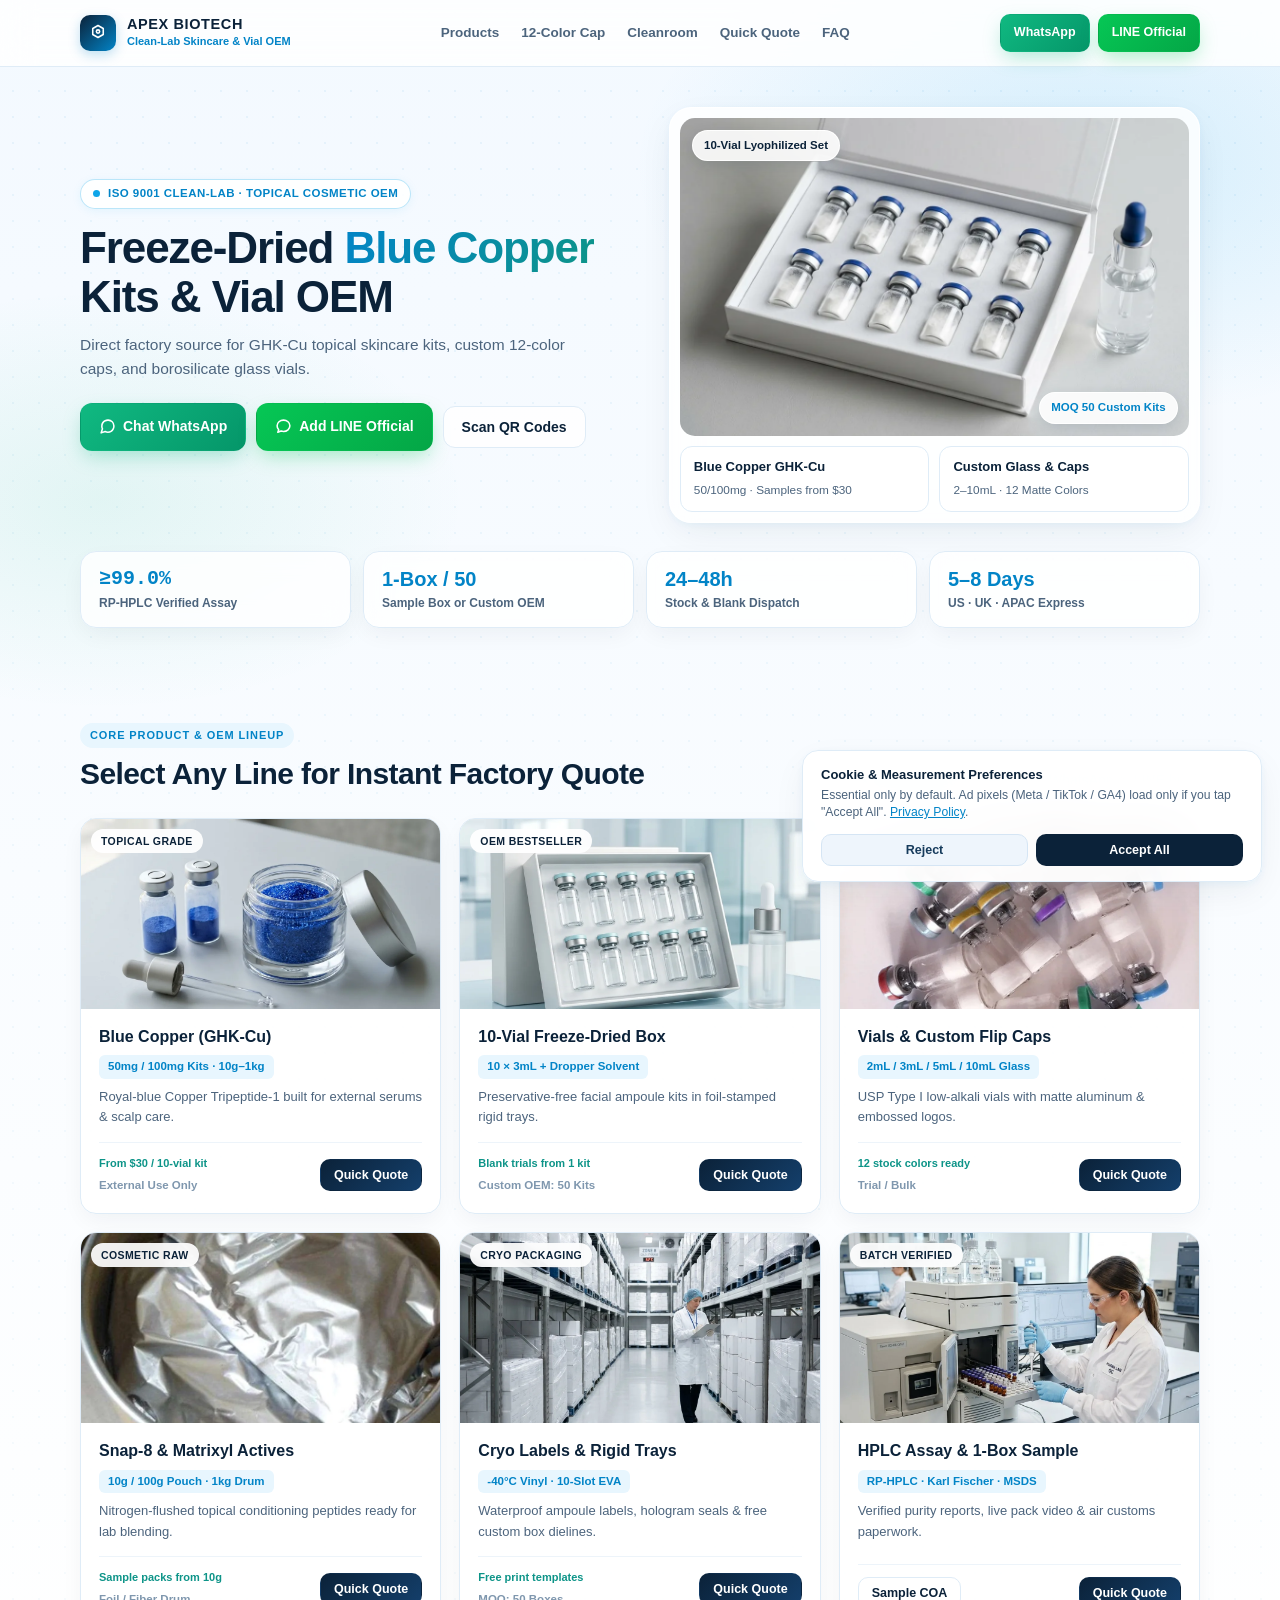
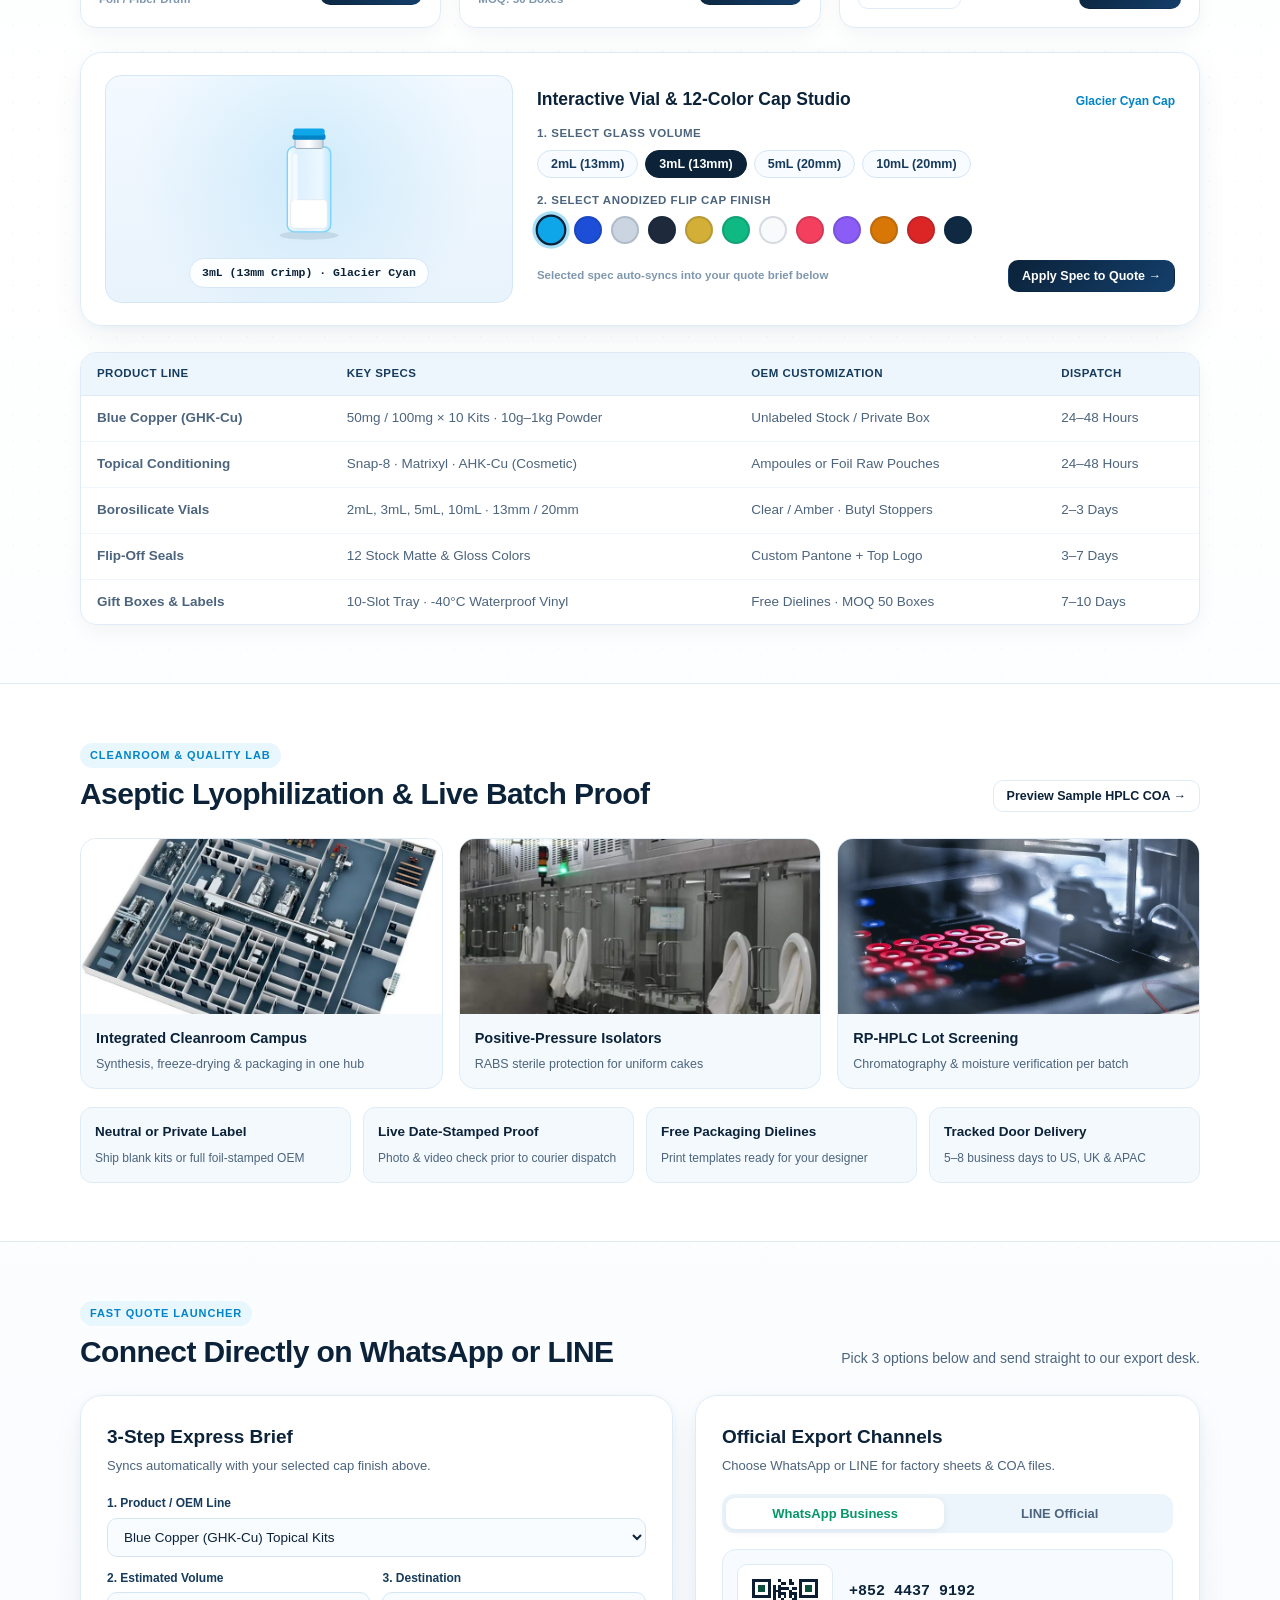
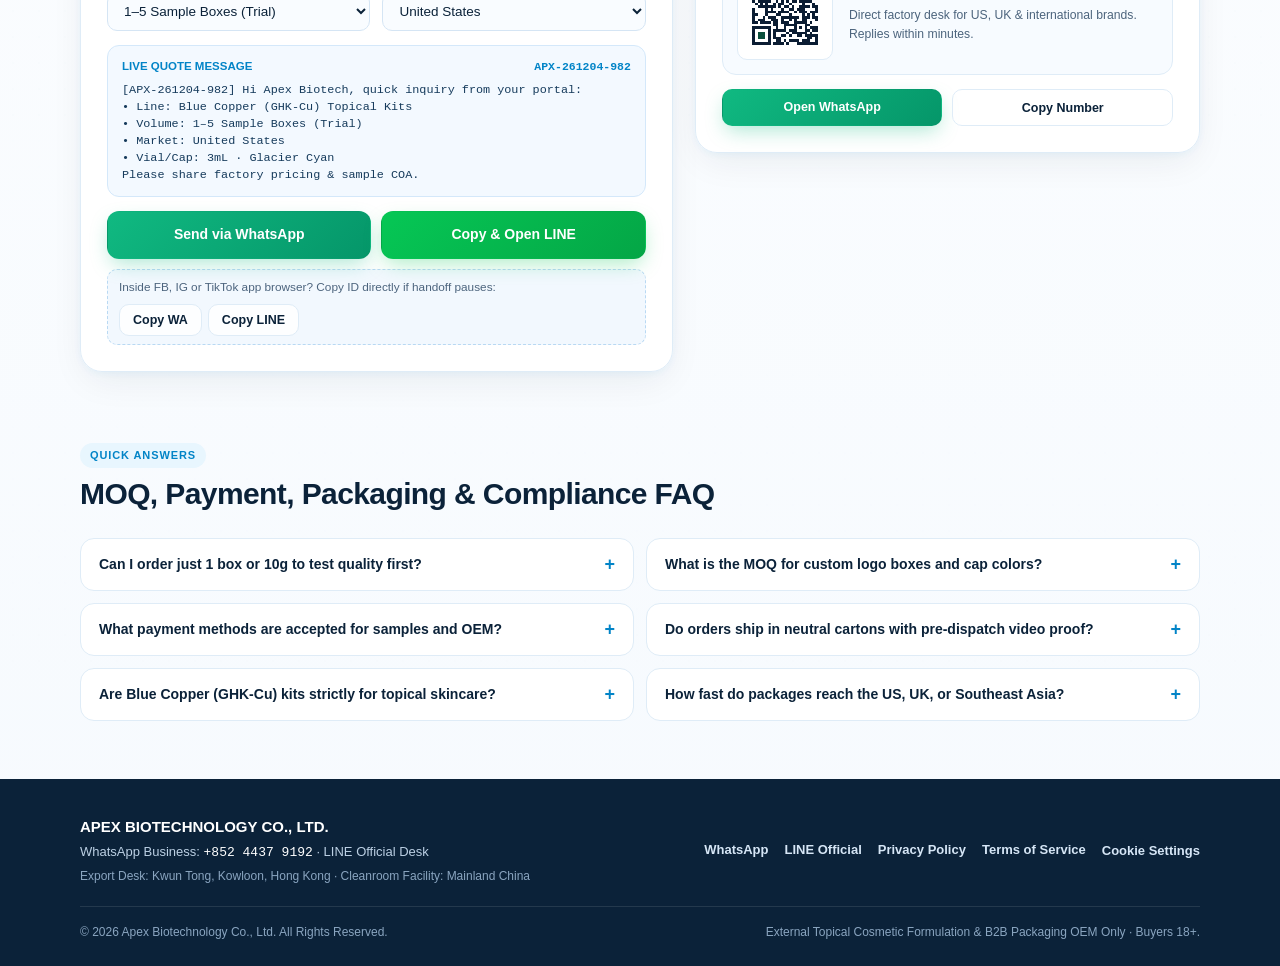
<file: index.html>
<!DOCTYPE html>
<html lang="en">
<head>
  <meta charset="UTF-8" />
  <meta name="viewport" content="width=device-width, initial-scale=1.0, viewport-fit=cover" />
  <title>Apex Biotechnology | Blue Copper Freeze-Dried Skincare &amp; Vial Packaging OEM</title>
  <meta name="description" content="Factory-direct topical Blue Copper (GHK-Cu) freeze-dried skincare kits, 10-ampoule gift sets, and 12-color anodized glass vials OEM. Direct quote via WhatsApp (+852 4437 9192) &amp; LINE Official." />
  <meta property="og:title" content="Apex Biotechnology | Clean-Tech Skincare &amp; Vial OEM" />
  <meta property="og:description" content="10-ampoule topical freeze-dried skincare kits, Blue Copper (GHK-Cu) cosmetic actives &amp; 12-color anodized vials. Instant quote via WhatsApp or LINE." />
  <meta property="og:type" content="website" />
  <meta property="og:image" content="assets/images/photos/cosmetic-kit-oem.webp" />
  <meta name="theme-color" content="#f4f9fe" />
  <link rel="preload" as="image" href="assets/images/photos/cosmetic-kit-oem.webp" fetchpriority="high" />
  <link rel="icon" type="image/svg+xml" href="data:image/svg+xml,%3Csvg xmlns='http://www.w3.org/2000/svg' viewBox='0 0 32 32'%3E%3Cdefs%3E%3ClinearGradient id='g' x1='0' y1='0' x2='1' y2='1'%3E%3Cstop offset='0' stop-color='%230b2239'/%3E%3Cstop offset='1' stop-color='%230284c7'/%3E%3C/linearGradient%3E%3C/defs%3E%3Crect width='32' height='32' rx='8' fill='url(%23g)'/%3E%3Cpath d='M16 7L8 25h3.8l1.6-3.8h5.2L20.2 25H24L16 7zm-1.4 10.6L16 14.2l1.4 3.4h-2.8z' fill='%23ffffff'/%3E%3C/svg%3E" />
  <link rel="stylesheet" href="assets/css/style.css" />
  <script type="application/ld+json">
  {
    "@context": "https://schema.org",
    "@type": "Organization",
    "name": "Apex Biotechnology Co., Ltd.",
    "description": "Cleanroom freeze-dried cosmetic kit OEM, Blue Copper (GHK-Cu) topical skincare actives, and borosilicate vial packaging factory.",
    "telephone": "+852-4437-9192",
    "address": {
      "@type": "PostalAddress",
      "addressLocality": "Kwun Tong, Kowloon",
      "addressRegion": "Hong Kong SAR"
    },
    "sameAs": [
      "https://wa.me/85244379192",
      "https://line.me/ti/p/F6s-63sxJf"
    ]
  }
  </script>
</head>
<body class="tech-canvas">

  <!-- Minimal Frosted Glass Navigation -->
  <header class="site-header" id="home">
    <div class="container navbar">
      <a href="#home" class="brand-logo">
        <div class="brand-mark" aria-hidden="true">
          <svg width="18" height="18" viewBox="0 0 24 24" fill="none" stroke="currentColor" stroke-width="2.1" stroke-linecap="round" stroke-linejoin="round"><polygon points="12 2 19 6 19 14 12 18 5 14 5 6 12 2"/><circle cx="12" cy="10" r="2.2"/></svg>
        </div>
        <div>
          <span class="brand-title">APEX BIOTECH</span>
          <span class="brand-subtitle">Clean-Lab Skincare &amp; Vial OEM</span>
        </div>
      </a>

      <ul class="nav-links">
        <li><a href="#catalog">Products</a></li>
        <li><a href="#customizer">12-Color Cap</a></li>
        <li><a href="#lab">Cleanroom</a></li>
        <li><a href="#contact">Quick Quote</a></li>
        <li><a href="#faq">FAQ</a></li>
      </ul>

      <div class="nav-actions">
        <a href="https://wa.me/85244379192" data-wa-link data-wa-source="header_wa" class="btn btn-wa btn-sm">WhatsApp</a>
        <a href="https://line.me/ti/p/F6s-63sxJf" data-line-link data-line-source="header_line" class="btn btn-line btn-sm">LINE Official</a>
      </div>

      <div class="mobile-nav-pills">
        <a href="https://wa.me/85244379192" data-wa-link data-wa-source="mobile_header_wa" class="pill-mini wa">WhatsApp</a>
        <a href="https://line.me/ti/p/F6s-63sxJf" data-line-link data-line-source="mobile_header_line" class="pill-mini line">LINE</a>
      </div>

      <button type="button" class="mobile-menu-toggle" id="mobile-menu-toggle" aria-expanded="false" aria-label="Toggle Menu">
        <svg width="19" height="19" viewBox="0 0 24 24" fill="none" stroke="currentColor" stroke-width="2.1" stroke-linecap="round"><line x1="4" y1="7" x2="20" y2="7"/><line x1="4" y1="12" x2="20" y2="12"/><line x1="4" y1="17" x2="20" y2="17"/></svg>
      </button>
    </div>

    <nav class="mobile-nav-drawer" id="mobile-nav-drawer" aria-label="Mobile Navigation">
      <ul>
        <li><a href="#catalog">Products &amp; OEM Kits</a></li>
        <li><a href="#customizer">12-Color Cap Previewer</a></li>
        <li><a href="#lab">Cleanroom &amp; HPLC QC</a></li>
        <li><a href="#contact">WhatsApp &amp; LINE Quote</a></li>
        <li><a href="#faq">Procurement FAQ</a></li>
      </ul>
      <div class="drawer-cta-grid">
        <a href="https://wa.me/85244379192" data-wa-link data-wa-source="mobile_drawer_wa" class="btn btn-wa btn-sm">WhatsApp</a>
        <a href="https://line.me/ti/p/F6s-63sxJf" data-line-link data-line-source="mobile_drawer_line" class="btn btn-line btn-sm">LINE Official</a>
      </div>
    </nav>
  </header>

  <main>
    <!-- Hero: Clean-Tech Visual & Mobile-First Dual Conversion -->
    <section class="hero-section">
      <div class="container">
        <div class="hero-grid">
          <div class="hero-copy">
            <div class="hero-top-group">
              <div class="live-badge">
                <span class="pulse-dot" aria-hidden="true"></span>
                <span>ISO 9001 CLEAN-LAB · TOPICAL COSMETIC OEM</span>
              </div>
              <h1 class="hero-title">Freeze-Dried <span class="text-gradient">Blue Copper</span> Kits &amp; Vial OEM</h1>
              <p class="hero-tagline">Direct factory source for GHK-Cu topical skincare kits, custom 12-color caps, and borosilicate glass vials.</p>
            </div>

            <div class="hero-cta-row">
              <a href="https://wa.me/85244379192" data-wa-link data-wa-source="hero_wa" class="btn btn-wa">
                <svg width="17" height="17" viewBox="0 0 24 24" fill="none" stroke="currentColor" stroke-width="2.2" stroke-linecap="round" stroke-linejoin="round" aria-hidden="true"><path d="M21 11.5a8.38 8.38 0 0 1-.9 3.8 8.5 8.5 0 0 1-7.6 4.7 8.38 8.38 0 0 1-3.8-.9L3 21l1.9-5.7a8.38 8.38 0 0 1-.9-3.8 8.5 8.5 0 0 1 4.7-7.6 8.38 8.38 0 0 1 3.8-.9h.5a8.48 8.48 0 0 1 8 8v.5z"/></svg>
                <span>Chat WhatsApp</span>
              </a>
              <a href="https://line.me/ti/p/F6s-63sxJf" data-line-link data-line-source="hero_line" class="btn btn-line">
                <svg width="17" height="17" viewBox="0 0 24 24" fill="none" stroke="currentColor" stroke-width="2.2" stroke-linecap="round" stroke-linejoin="round" aria-hidden="true"><path d="M21 11c0 4.4-4 8-9 8a10 10 0 0 1-3.4-.6L4 20l1.2-3.4A7.6 7.6 0 0 1 3 11c0-4.4 4-8 9-8s9 3.6 9 8z"/></svg>
                <span>Add LINE Official</span>
              </a>
              <button type="button" class="btn btn-glass" data-open-qr="">Scan QR Codes</button>
            </div>
          </div>

          <div class="hero-visual-card">
            <div class="hero-img-stage">
              <img src="assets/images/photos/cosmetic-kit-oem.webp" alt="10-ampoule freeze-dried skincare kit with sapphire-blue aluminum caps and dropper bottle" />
              <span class="hud-badge top-left">10-Vial Lyophilized Set</span>
              <span class="hud-badge bottom-right">MOQ 50 Custom Kits</span>
            </div>
            <div class="hero-mini-stats">
              <div class="mini-stat">
                <strong>Blue Copper GHK-Cu</strong>
                <span>50/100mg · Samples from $30</span>
              </div>
              <div class="mini-stat">
                <strong>Custom Glass &amp; Caps</strong>
                <span>2–10mL · 12 Matte Colors</span>
              </div>
            </div>
          </div>
        </div>

        <!-- Telemetry Strip -->
        <div class="telemetry-strip">
          <div class="telemetry-grid">
            <div class="telemetry-card">
              <div class="telemetry-val mono">≥99.0%</div>
              <div class="telemetry-lbl">RP-HPLC Verified Assay</div>
            </div>
            <div class="telemetry-card">
              <div class="telemetry-val">1-Box / 50</div>
              <div class="telemetry-lbl">Sample Box or Custom OEM</div>
            </div>
            <div class="telemetry-card">
              <div class="telemetry-val">24–48h</div>
              <div class="telemetry-lbl">Stock &amp; Blank Dispatch</div>
            </div>
            <div class="telemetry-card">
              <div class="telemetry-val">5–8 Days</div>
              <div class="telemetry-lbl">US · UK · APAC Express</div>
            </div>
          </div>
        </div>
      </div>
    </section>

    <!-- Core Product & OEM Grid -->
    <section class="section" id="catalog">
      <div class="container">
        <div class="section-head">
          <div>
            <span class="eyebrow">Core Product &amp; OEM Lineup</span>
            <h2 class="section-title">Select Any Line for Instant Factory Quote</h2>
          </div>
          <p class="section-sub">Click <strong>Quick Quote</strong> to pre-fill your WhatsApp or LINE brief.</p>
        </div>

        <div class="cards-3col">
          <article class="prod-card">
            <div class="prod-media">
              <img src="assets/images/photos/blue-copper-cosmetic.webp" alt="Blue Copper GHK-Cu topical crystal cosmetic grade" loading="lazy" />
              <span class="prod-pill">TOPICAL GRADE</span>
            </div>
            <div class="prod-body">
              <h3>Blue Copper (GHK-Cu)</h3>
              <span class="spec-pill">50mg / 100mg Kits · 10g–1kg</span>
              <p class="prod-copy">Royal-blue Copper Tripeptide-1 built for external serums &amp; scalp care.</p>
              <div class="prod-actions">
                <div>
                  <span class="price-anchor">From $30 / 10-vial kit</span>
                  <span class="moq-tag">External Use Only</span>
                </div>
                <button type="button" class="btn btn-tech btn-sm" data-prefill-line="Blue Copper (GHK-Cu) Topical Kits">Quick Quote</button>
              </div>
            </div>
          </article>

          <article class="prod-card">
            <div class="prod-media">
              <img src="assets/images/photos/card-kit-oem.webp" alt="Pearl-white frosted 10-slot cosmetic gift tray with silver and glacier-cyan capped ampoules" loading="lazy" />
              <span class="prod-pill">OEM BESTSELLER</span>
            </div>
            <div class="prod-body">
              <h3>10-Vial Freeze-Dried Box</h3>
              <span class="spec-pill">10 × 3mL + Dropper Solvent</span>
              <p class="prod-copy">Preservative-free facial ampoule kits in foil-stamped rigid trays.</p>
              <div class="prod-actions">
                <div>
                  <span class="price-anchor">Blank trials from 1 kit</span>
                  <span class="moq-tag">Custom OEM: 50 Kits</span>
                </div>
                <button type="button" class="btn btn-tech btn-sm" data-prefill-line="10-Vial Freeze-Dried Skincare Gift Box">Quick Quote</button>
              </div>
            </div>
          </article>

          <article class="prod-card">
            <div class="prod-media">
              <img src="assets/images/photos/prod-14-bac-oem.webp" alt="12-color anodized flip-off caps and clear borosilicate glass vials" loading="lazy" />
              <span class="prod-pill">12 CAP COLORS</span>
            </div>
            <div class="prod-body">
              <h3>Vials &amp; Custom Flip Caps</h3>
              <span class="spec-pill">2mL / 3mL / 5mL / 10mL Glass</span>
              <p class="prod-copy">USP Type I low-alkali vials with matte aluminum &amp; embossed logos.</p>
              <div class="prod-actions">
                <div>
                  <span class="price-anchor">12 stock colors ready</span>
                  <span class="moq-tag">Trial / Bulk</span>
                </div>
                <button type="button" class="btn btn-tech btn-sm" data-prefill-line="Custom Glass Vials &amp; 12-Color Caps">Quick Quote</button>
              </div>
            </div>
          </article>

          <article class="prod-card">
            <div class="prod-media">
              <img src="assets/images/photos/prod-raw-powder.webp" alt="Nitrogen-flushed foil pouch cosmetic raw ingredient" loading="lazy" />
              <span class="prod-pill">COSMETIC RAW</span>
            </div>
            <div class="prod-body">
              <h3>Snap-8 &amp; Matrixyl Actives</h3>
              <span class="spec-pill">10g / 100g Pouch · 1kg Drum</span>
              <p class="prod-copy">Nitrogen-flushed topical conditioning peptides ready for lab blending.</p>
              <div class="prod-actions">
                <div>
                  <span class="price-anchor">Sample packs from 10g</span>
                  <span class="moq-tag">Foil / Fiber Drum</span>
                </div>
                <button type="button" class="btn btn-tech btn-sm" data-prefill-line="Snap-8 / Matrixyl Topical Raw Powder">Quick Quote</button>
              </div>
            </div>
          </article>

          <article class="prod-card">
            <div class="prod-media">
              <img src="assets/images/photos/warehouse-storage.webp" alt="Controlled storage aisle with boxed OEM packaging" loading="lazy" />
              <span class="prod-pill">CRYO PACKAGING</span>
            </div>
            <div class="prod-body">
              <h3>Cryo Labels &amp; Rigid Trays</h3>
              <span class="spec-pill">-40°C Vinyl · 10-Slot EVA</span>
              <p class="prod-copy">Waterproof ampoule labels, hologram seals &amp; free custom box dielines.</p>
              <div class="prod-actions">
                <div>
                  <span class="price-anchor">Free print templates</span>
                  <span class="moq-tag">MOQ: 50 Boxes</span>
                </div>
                <button type="button" class="btn btn-tech btn-sm" data-prefill-line="Cryo Labels &amp; 10-Slot Gift Boxes">Quick Quote</button>
              </div>
            </div>
          </article>

          <article class="prod-card">
            <div class="prod-media">
              <img src="assets/images/photos/facility-hplc-lab.webp" alt="Analytical laboratory technician inspecting chromatography results" loading="lazy" />
              <span class="prod-pill">BATCH VERIFIED</span>
            </div>
            <div class="prod-body">
              <h3>HPLC Assay &amp; 1-Box Sample</h3>
              <span class="spec-pill">RP-HPLC · Karl Fischer · MSDS</span>
              <p class="prod-copy">Verified purity reports, live pack video &amp; air customs paperwork.</p>
              <div class="prod-actions">
                <button type="button" class="btn btn-glass btn-sm" data-open-coa>Sample COA</button>
                <button type="button" class="btn btn-tech btn-sm" data-prefill-line="1-Box Sample Evaluation + Batch COA">Quick Quote</button>
              </div>
            </div>
          </article>
        </div>

        <!-- Interactive 12-Color Cap & Vial Studio -->
        <div class="vial-studio-card" id="customizer">
          <div class="vial-stage">
            <div class="vial-svg-wrap">
              <svg id="vial-preview-svg" viewBox="0 0 140 190" width="132" height="165" aria-label="Interactive Vial and Flip Cap Preview">
                <defs>
                  <linearGradient id="glassGrad" x1="0" y1="0" x2="1" y2="0">
                    <stop offset="0%" stop-color="#ffffff" stop-opacity="0.92"/>
                    <stop offset="22%" stop-color="#e0f2fe" stop-opacity="0.72"/>
                    <stop offset="78%" stop-color="#f0f9ff" stop-opacity="0.88"/>
                    <stop offset="100%" stop-color="#bae6fd" stop-opacity="0.7"/>
                  </linearGradient>
                  <linearGradient id="alumGrad" x1="0" y1="0" x2="1" y2="0">
                    <stop offset="0%" stop-color="#e2e8f0"/>
                    <stop offset="50%" stop-color="#ffffff"/>
                    <stop offset="100%" stop-color="#cbd5e1"/>
                  </linearGradient>
                </defs>
                <!-- Soft Ground Shadow -->
                <ellipse cx="70" cy="180" rx="34" ry="5" fill="rgba(11,34,57,0.1)"/>
                <!-- Borosilicate Body -->
                <rect id="svg-vial-glass" x="45" y="78" width="50" height="98" rx="8" fill="url(#glassGrad)" stroke="#7dd3fc" stroke-width="1.6"/>
                <!-- Lyophilized Powder Cake -->
                <rect id="svg-vial-cake" x="49" y="138" width="42" height="34" rx="4" fill="#ffffff" stroke="#e2e8f0" stroke-width="1"/>
                <!-- Gloss Reflection Stripe -->
                <rect x="52" y="86" width="5" height="80" rx="2.5" fill="rgba(255,255,255,0.65)"/>
                <!-- Crimp Collar + Dynamic Flip-Off Cap -->
                <g id="svg-cap-group" transform="translate(50, 56)">
                  <rect x="3" y="13" width="34" height="11" rx="2" fill="url(#alumGrad)" stroke="#94a3b8" stroke-width="1"/>
                  <rect id="svg-cap-rim" x="0" y="7" width="40" height="7" rx="3" fill="#0284c7"/>
                  <rect id="svg-cap-top" x="1" y="1" width="38" height="8" rx="3.5" fill="#0ea5e9"/>
                </g>
              </svg>
            </div>
            <span class="vial-stage-tag mono" id="vial-stage-tag">3mL (13mm Crimp) · Glacier Cyan</span>
          </div>

          <div>
            <div class="vial-controls-head">
              <h3>Interactive Vial &amp; 12-Color Cap Studio</h3>
              <span id="selected-color-name">Glacier Cyan Cap</span>
            </div>

            <div class="ctrl-label">1. Select Glass Volume</div>
            <div class="size-pills" id="vial-size-pills"></div>

            <div class="ctrl-label">2. Select Anodized Flip Cap Finish</div>
            <div class="swatch-grid" id="cap-swatch-grid"></div>

            <div class="vial-studio-foot">
              <span class="moq-tag">Selected spec auto-syncs into your quote brief below</span>
              <button type="button" class="btn btn-tech btn-sm" id="btn-apply-cap-spec">Apply Spec to Quote →</button>
            </div>
          </div>
        </div>

        <!-- Compact Spec Matrix -->
        <div class="spec-glass-card" id="specs">
          <table class="spec-table">
            <thead>
              <tr>
                <th>Product Line</th>
                <th>Key Specs</th>
                <th>OEM Customization</th>
                <th>Dispatch</th>
              </tr>
            </thead>
            <tbody>
              <tr>
                <td class="spec-name">Blue Copper (GHK-Cu)</td>
                <td>50mg / 100mg × 10 Kits · 10g–1kg Powder</td>
                <td>Unlabeled Stock / Private Box</td>
                <td>24–48 Hours</td>
              </tr>
              <tr>
                <td class="spec-name">Topical Conditioning</td>
                <td>Snap-8 · Matrixyl · AHK-Cu (Cosmetic)</td>
                <td>Ampoules or Foil Raw Pouches</td>
                <td>24–48 Hours</td>
              </tr>
              <tr>
                <td class="spec-name">Borosilicate Vials</td>
                <td>2mL, 3mL, 5mL, 10mL · 13mm / 20mm</td>
                <td>Clear / Amber · Butyl Stoppers</td>
                <td>2–3 Days</td>
              </tr>
              <tr>
                <td class="spec-name">Flip-Off Seals</td>
                <td>12 Stock Matte &amp; Gloss Colors</td>
                <td>Custom Pantone + Top Logo</td>
                <td>3–7 Days</td>
              </tr>
              <tr>
                <td class="spec-name">Gift Boxes &amp; Labels</td>
                <td>10-Slot Tray · -40°C Waterproof Vinyl</td>
                <td>Free Dielines · MOQ 50 Boxes</td>
                <td>7–10 Days</td>
              </tr>
            </tbody>
          </table>
        </div>
      </div>
    </section>

    <!-- Cleanroom & Analytical QC Band -->
    <section class="section section-clean-band" id="lab">
      <div class="container">
        <div class="section-head">
          <div>
            <span class="eyebrow">Cleanroom &amp; Quality Lab</span>
            <h2 class="section-title">Aseptic Lyophilization &amp; Live Batch Proof</h2>
          </div>
          <button type="button" class="btn btn-glass btn-sm" data-open-coa>Preview Sample HPLC COA →</button>
        </div>

        <div class="lab-grid">
          <div class="lab-card">
            <img src="assets/images/photos/about-campus.webp" alt="Cleanroom lyophilization and packaging assembly campus" loading="lazy" />
            <div class="lab-cap">
              <strong>Integrated Cleanroom Campus</strong>
              <span>Synthesis, freeze-drying &amp; packaging in one hub</span>
            </div>
          </div>
          <div class="lab-card">
            <img src="assets/images/photos/facility-filling-line.webp" alt="Closed aseptic RABS isolator filling line" loading="lazy" />
            <div class="lab-cap">
              <strong>Positive-Pressure Isolators</strong>
              <span>RABS sterile protection for uniform cakes</span>
            </div>
          </div>
          <div class="lab-card">
            <img src="assets/images/photos/qc-autosampler.webp" alt="Automated HPLC sample tray in analytical laboratory" loading="lazy" />
            <div class="lab-cap">
              <strong>RP-HPLC Lot Screening</strong>
              <span>Chromatography &amp; moisture verification per batch</span>
            </div>
          </div>
        </div>

        <div class="trust-tiles">
          <div class="trust-tile">
            <strong>Neutral or Private Label</strong>
            <span>Ship blank kits or full foil-stamped OEM</span>
          </div>
          <div class="trust-tile">
            <strong>Live Date-Stamped Proof</strong>
            <span>Photo &amp; video check prior to courier dispatch</span>
          </div>
          <div class="trust-tile">
            <strong>Free Packaging Dielines</strong>
            <span>Print templates ready for your designer</span>
          </div>
          <div class="trust-tile">
            <strong>Tracked Door Delivery</strong>
            <span>5–8 business days to US, UK &amp; APAC</span>
          </div>
        </div>
      </div>
    </section>

    <!-- Express WhatsApp & LINE Inquiry Hub -->
    <section class="section" id="contact">
      <div class="container">
        <div class="section-head">
          <div>
            <span class="eyebrow">Fast Quote Launcher</span>
            <h2 class="section-title">Connect Directly on WhatsApp or LINE</h2>
          </div>
          <p class="section-sub">Pick 3 options below and send straight to our export desk.</p>
        </div>

        <div class="inquiry-hub">
          <!-- 3-Step Live Brief Generator -->
          <form class="glass-panel" id="oem-rfq-form" onsubmit="return false;">
            <h3>3-Step Express Brief</h3>
            <p class="panel-sub">Syncs automatically with your selected cap finish above.</p>

            <div class="form-grid-3">
              <div class="form-group full">
                <label for="rfq-line">1. Product / OEM Line</label>
                <select id="rfq-line" class="form-control">
                  <option value="Blue Copper (GHK-Cu) Topical Kits">Blue Copper (GHK-Cu) Topical Kits</option>
                  <option value="10-Vial Freeze-Dried Skincare Gift Box">10-Vial Freeze-Dried Skincare Gift Box</option>
                  <option value="Custom Glass Vials &amp; 12-Color Caps">Custom Glass Vials &amp; 12-Color Caps</option>
                  <option value="Snap-8 / Matrixyl Topical Raw Powder">Snap-8 / Matrixyl Topical Raw Powder</option>
                  <option value="Cryo Labels &amp; 10-Slot Gift Boxes">Cryo Labels &amp; 10-Slot Gift Boxes</option>
                  <option value="1-Box Sample Evaluation + Batch COA">1-Box Sample Evaluation + Batch COA</option>
                </select>
              </div>

              <div class="form-group">
                <label for="rfq-qty">2. Estimated Volume</label>
                <select id="rfq-qty" class="form-control">
                  <option value="1–5 Sample Boxes (Trial)">1–5 Sample Boxes (Trial)</option>
                  <option value="10–49 Wholesale Kits">10–49 Wholesale Kits</option>
                  <option value="50–200 Custom OEM Kits">50–200 Custom OEM Kits</option>
                  <option value="10g–1kg Bulk Raw Powder">10g–1kg Bulk Raw Powder</option>
                </select>
              </div>

              <div class="form-group">
                <label for="rfq-region">3. Destination</label>
                <select id="rfq-region" class="form-control">
                  <option value="United States">United States</option>
                  <option value="United Kingdom">United Kingdom</option>
                  <option value="Thailand / Southeast Asia">Thailand / Southeast Asia</option>
                  <option value="European Union / Other">European Union / Other</option>
                </select>
              </div>
            </div>

            <div class="brief-preview">
              <div class="brief-preview-head">
                <span>LIVE QUOTE MESSAGE</span>
                <span class="mono" id="rfq-ref-code">APX-LIVE</span>
              </div>
              <pre class="brief-pre" id="rfq-summary-text"></pre>
            </div>

            <div class="dual-send-grid">
              <a href="https://wa.me/85244379192" id="btn-send-brief-wa" target="_blank" rel="noopener noreferrer" class="btn btn-wa">
                <span>Send via WhatsApp</span>
              </a>
              <a href="https://line.me/ti/p/F6s-63sxJf" id="btn-send-brief-line" target="_blank" rel="noopener noreferrer" class="btn btn-line">
                <span>Copy &amp; Open LINE</span>
              </a>
            </div>

            <div class="iab-fallback-note">
              <span>Inside FB, IG or TikTok app browser? Copy ID directly if handoff pauses:</span>
              <div style="display:flex;gap:6px;">
                <button type="button" class="btn btn-glass btn-sm" data-copy-wa>Copy WA</button>
                <button type="button" class="btn btn-glass btn-sm" data-copy-line>Copy LINE</button>
              </div>
            </div>
          </form>

          <!-- Official Dual-Channel Switch Card -->
          <aside class="glass-panel" data-tab-group>
            <h3>Official Export Channels</h3>
            <p class="panel-sub">Choose WhatsApp or LINE for factory sheets &amp; COA files.</p>

            <div class="desk-tabs" role="tablist" aria-label="Messenger Channels">
              <button type="button" class="desk-tab active" data-tab-target="wa" role="tab" aria-selected="true">WhatsApp Business</button>
              <button type="button" class="desk-tab" data-tab-target="line" role="tab" aria-selected="false">LINE Official</button>
            </div>

            <div class="desk-pane active" data-tab-pane="wa">
              <div class="qr-spotlight">
                <img src="assets/images/whatsapp-qr.svg" alt="WhatsApp Business QR Code +852 4437 9192" />
                <div>
                  <div class="qr-info-title mono">+852 4437 9192</div>
                  <div class="qr-info-sub">Direct factory desk for US, UK &amp; international brands. Replies within minutes.</div>
                </div>
              </div>
              <div class="dual-send-grid">
                <a href="https://wa.me/85244379192" data-wa-link data-wa-source="desk_wa" class="btn btn-wa btn-sm">Open WhatsApp</a>
                <button type="button" class="btn btn-glass btn-sm" data-copy-wa>Copy Number</button>
              </div>
            </div>

            <div class="desk-pane" data-tab-pane="line">
              <div class="qr-spotlight">
                <img src="assets/images/line-qr.svg" alt="LINE Official Account QR Code" />
                <div>
                  <div class="qr-info-title">LINE Official Desk</div>
                  <div class="qr-info-sub">Scan with LINE app or tap below for instant catalog &amp; live stock video.</div>
                </div>
              </div>
              <div class="dual-send-grid">
                <a href="https://line.me/ti/p/F6s-63sxJf" data-line-link data-line-source="desk_line" class="btn btn-line btn-sm">Add LINE Now</a>
                <button type="button" class="btn btn-glass btn-sm" data-copy-line>Copy LINE Link</button>
              </div>
            </div>
          </aside>
        </div>
      </div>
    </section>

    <!-- Compact Collapsed FAQ -->
    <section class="section" id="faq" style="padding-top: 12px;">
      <div class="container">
        <div class="section-head">
          <div>
            <span class="eyebrow">Quick Answers</span>
            <h2 class="section-title">MOQ, Payment, Packaging &amp; Compliance FAQ</h2>
          </div>
        </div>

        <div class="faq-list">
          <div class="faq-item">
            <button type="button" class="faq-trigger" aria-expanded="false">Can I order just 1 box or 10g to test quality first?</button>
            <div class="faq-body">Yes. Blank stock 10-ampoule kits and 10g cosmetic raw evaluation packs ship within 24–48 hours with batch COA included.</div>
          </div>
          <div class="faq-item">
            <button type="button" class="faq-trigger" aria-expanded="false">What is the MOQ for custom logo boxes and cap colors?</button>
            <div class="faq-body">All 12 stock cap colors ship at trial quantities. Custom foil-stamped magnetic boxes and cryo labels start from just 50 kits.</div>
          </div>
          <div class="faq-item">
            <button type="button" class="faq-trigger" aria-expanded="false">What payment methods are accepted for samples and OEM?</button>
            <div class="faq-body">We accept Wire Transfer (T/T), Wise Business multi-currency transfer, and USDT for rapid sample or commercial settlement.</div>
          </div>
          <div class="faq-item">
            <button type="button" class="faq-trigger" aria-expanded="false">Do orders ship in neutral cartons with pre-dispatch video proof?</button>
            <div class="faq-body">Yes. We share date-stamped QC photos and live packing videos before dispatch, shipped inside neutral protective barrier cartons.</div>
          </div>
          <div class="faq-item">
            <button type="button" class="faq-trigger" aria-expanded="false">Are Blue Copper (GHK-Cu) kits strictly for topical skincare?</button>
            <div class="faq-body">Yes. All actives and kits displayed on this portal are strictly for external topical cosmetic formulation and packaging OEM by buyers aged 18+.</div>
          </div>
          <div class="faq-item">
            <button type="button" class="faq-trigger" aria-expanded="false">How fast do packages reach the US, UK, or Southeast Asia?</button>
            <div class="faq-body">Tracked air express typically delivers within 5–8 business days worldwide, with Commercial Invoice, Packing List, MSDS &amp; COA.</div>
          </div>
        </div>
      </div>
    </section>
  </main>

  <!-- Minimal Clean Footer -->
  <footer class="site-footer">
    <div class="container">
      <div class="footer-top">
        <div>
          <div class="footer-brand">APEX BIOTECHNOLOGY CO., LTD.</div>
          <div style="margin-bottom:4px;">WhatsApp Business: <span class="mono" style="color:#ffffff;">+852 4437 9192</span> · LINE Official Desk</div>
          <div data-office-address style="font-size:12px;color:#8aa5c0;">Export Desk: Kwun Tong, Kowloon, Hong Kong · Cleanroom Facility: Mainland China</div>
        </div>
        <div class="footer-links-row">
          <a href="https://wa.me/85244379192" data-wa-link data-wa-source="footer_wa">WhatsApp</a>
          <a href="https://line.me/ti/p/F6s-63sxJf" data-line-link data-line-source="footer_line">LINE Official</a>
          <a href="privacy.html">Privacy Policy</a>
          <a href="terms.html">Terms of Service</a>
          <button type="button" class="cookie-link-btn" data-open-cookie-settings>Cookie Settings</button>
        </div>
      </div>

      <div class="footer-bottom">
        <span>© 2026 Apex Biotechnology Co., Ltd. All Rights Reserved.</span>
        <span>External Topical Cosmetic Formulation &amp; B2B Packaging OEM Only · Buyers 18+.</span>
      </div>
    </div>
  </footer>

  <!-- Mobile Sticky Dual-Channel Bar -->
  <div class="mobile-sticky-bar" role="navigation" aria-label="Mobile Quick Messenger Bar">
    <a href="https://wa.me/85244379192" data-wa-link data-wa-source="mobile_sticky_wa" class="btn btn-wa btn-sm btn-main-stick">WhatsApp Quote</a>
    <a href="https://line.me/ti/p/F6s-63sxJf" data-line-link data-line-source="mobile_sticky_line" class="btn btn-line btn-sm btn-main-stick">LINE Official</a>
    <button type="button" class="btn btn-glass btn-sm" data-open-qr="" aria-label="Open QR Codes">QR</button>
  </div>

  <!-- UK GDPR / Privacy Compact Consent Card -->
  <div class="cookie-banner" id="cookie-banner" role="dialog" aria-label="Cookie Preferences">
    <div class="cookie-copy">
      <strong>Cookie &amp; Measurement Preferences</strong>
      Essential only by default. Ad pixels (Meta / TikTok / GA4) load only if you tap "Accept All". <a href="privacy.html">Privacy Policy</a>.
    </div>
    <div class="cookie-actions">
      <button type="button" id="btn-cookie-reject" class="btn btn-sm btn-cookie-reject">Reject</button>
      <button type="button" id="btn-cookie-accept" class="btn btn-sm btn-cookie-accept">Accept All</button>
    </div>
  </div>

  <!-- Dual-Channel QR Switch Modal -->
  <div class="modal-backdrop" id="qr-modal" role="dialog" aria-modal="true" aria-labelledby="qr-modal-title">
    <div class="modal-box" data-tab-group>
      <div class="modal-head">
        <h3 id="qr-modal-title">Scan to Chat Instantly</h3>
        <button type="button" class="modal-close" data-close-modal aria-label="Close">×</button>
      </div>

      <div class="desk-tabs" role="tablist">
        <button type="button" class="desk-tab active" data-tab-target="wa" role="tab" aria-selected="true">WhatsApp</button>
        <button type="button" class="desk-tab" data-tab-target="line" role="tab" aria-selected="false">LINE Official</button>
      </div>

      <div class="desk-pane active" data-tab-pane="wa">
        <img src="assets/images/whatsapp-qr.svg" alt="WhatsApp Business QR +852 4437 9192" class="modal-qr-img" />
        <p style="font-size:12.5px;color:#4c647d;margin-bottom:12px;">WhatsApp Business · <span class="mono">+852 4437 9192</span></p>
        <div class="dual-send-grid">
          <a href="https://wa.me/85244379192" data-wa-link data-wa-source="modal_wa" class="btn btn-wa btn-sm">Open WhatsApp</a>
          <button type="button" class="btn btn-glass btn-sm" data-copy-wa>Copy Number</button>
        </div>
      </div>

      <div class="desk-pane" data-tab-pane="line">
        <img src="assets/images/line-qr.svg" alt="LINE Official QR Code" class="modal-qr-img" />
        <p style="font-size:12.5px;color:#4c647d;margin-bottom:12px;">LINE Official Account · Instant Reply</p>
        <div class="dual-send-grid">
          <a href="https://line.me/ti/p/F6s-63sxJf" data-line-link data-line-source="modal_line" class="btn btn-line btn-sm">Add on LINE</a>
          <button type="button" class="btn btn-glass btn-sm" data-copy-line>Copy Link</button>
        </div>
      </div>
    </div>
  </div>

  <!-- Illustrative RP-HPLC COA Sample Modal -->
  <div class="modal-backdrop" id="coa-modal" role="dialog" aria-modal="true" aria-labelledby="coa-modal-title">
    <div class="modal-box modal-wide">
      <div class="modal-head">
        <h3 id="coa-modal-title">RP-HPLC Quality Reference (Sample COA Format)</h3>
        <button type="button" class="modal-close" data-close-modal aria-label="Close">×</button>
      </div>
      <div class="coa-preview-frame">
        <img src="assets/images/sample-coa-preview.svg" alt="Illustrative RP-HPLC Certificate of Analysis for Blue Copper GHK-Cu Cosmetic Grade" />
      </div>
      <div class="dual-send-grid">
        <a href="https://wa.me/85244379192" data-wa-link data-wa-topic="Hi Apex Biotech, please share the unredacted current lot COA & MSDS for Blue Copper (GHK-Cu)." data-wa-source="coa_modal_wa" class="btn btn-wa btn-sm">Request Unredacted Lot COA (WA)</a>
        <a href="https://line.me/ti/p/F6s-63sxJf" data-line-link data-line-topic="Hi Apex Biotech, please send current lot COA & MSDS." data-line-source="coa_modal_line" class="btn btn-line btn-sm">Request via LINE Official</a>
      </div>
    </div>
  </div>

  <div class="copy-toast" id="copy-toast" role="status" aria-live="polite"></div>

  <script src="assets/js/config.js"></script>
  <script src="assets/js/main.js"></script>
</body>
</html>
</file>
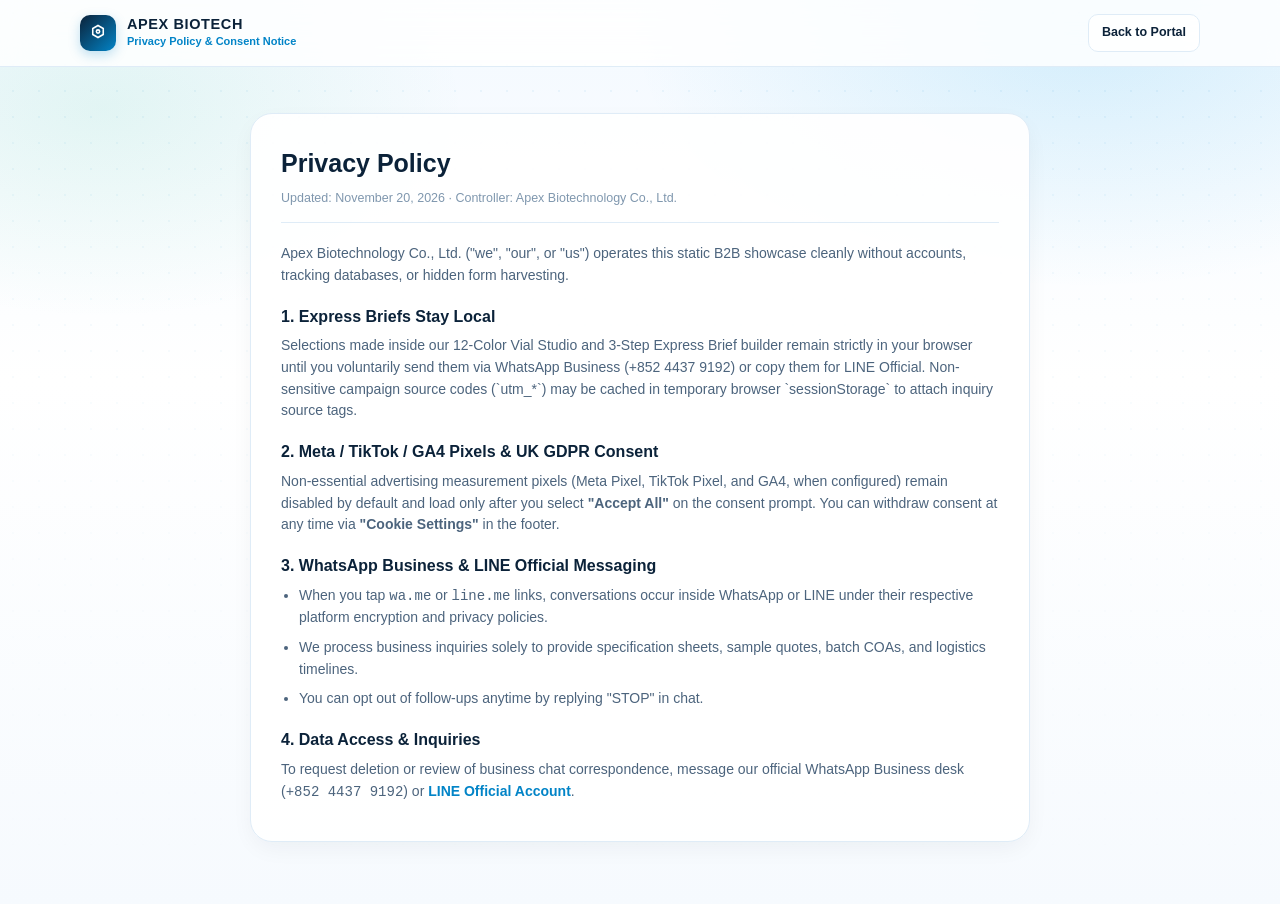
<file: privacy.html>
<!DOCTYPE html>
<html lang="en">
<head>
  <meta charset="UTF-8" />
  <meta name="viewport" content="width=device-width, initial-scale=1.0" />
  <title>Privacy Policy | Apex Biotechnology Co., Ltd.</title>
  <link rel="icon" type="image/svg+xml" href="data:image/svg+xml,%3Csvg xmlns='http://www.w3.org/2000/svg' viewBox='0 0 32 32'%3E%3Crect width='32' height='32' rx='8' fill='%230b2239'/%3E%3Cpath d='M16 7L8 25h3.8l1.6-3.8h5.2L20.2 25H24L16 7zm-1.4 10.6L16 14.2l1.4 3.4h-2.8z' fill='%23ffffff'/%3E%3C/svg%3E" />
  <link rel="stylesheet" href="assets/css/style.css" />
</head>
<body class="tech-canvas">
  <header class="site-header">
    <div class="container navbar">
      <a href="index.html" class="brand-logo">
        <div class="brand-mark" aria-hidden="true">
          <svg width="18" height="18" viewBox="0 0 24 24" fill="none" stroke="currentColor" stroke-width="2.1"><polygon points="12 2 19 6 19 14 12 18 5 14 5 6 12 2"/><circle cx="12" cy="10" r="2.2"/></svg>
        </div>
        <div>
          <span class="brand-title">APEX BIOTECH</span>
          <span class="brand-subtitle">Privacy Policy &amp; Consent Notice</span>
        </div>
      </a>
      <a href="index.html" class="btn btn-glass btn-sm">Back to Portal</a>
    </div>
  </header>

  <main class="legal-main">
    <div class="container">
      <article class="legal-card">
        <h1>Privacy Policy</h1>
        <div class="legal-meta">Updated: November 20, 2026 · Controller: Apex Biotechnology Co., Ltd.</div>

        <p>Apex Biotechnology Co., Ltd. ("we", "our", or "us") operates this static B2B showcase cleanly without accounts, tracking databases, or hidden form harvesting.</p>

        <h2>1. Express Briefs Stay Local</h2>
        <p>Selections made inside our 12-Color Vial Studio and 3-Step Express Brief builder remain strictly in your browser until you voluntarily send them via WhatsApp Business (+852 4437 9192) or copy them for LINE Official. Non-sensitive campaign source codes (`utm_*`) may be cached in temporary browser `sessionStorage` to attach inquiry source tags.</p>

        <h2>2. Meta / TikTok / GA4 Pixels &amp; UK GDPR Consent</h2>
        <p>Non-essential advertising measurement pixels (Meta Pixel, TikTok Pixel, and GA4, when configured) remain disabled by default and load only after you select <strong>"Accept All"</strong> on the consent prompt. You can withdraw consent at any time via <strong>"Cookie Settings"</strong> in the footer.</p>

        <h2>3. WhatsApp Business &amp; LINE Official Messaging</h2>
        <ul>
          <li>When you tap <code>wa.me</code> or <code>line.me</code> links, conversations occur inside WhatsApp or LINE under their respective platform encryption and privacy policies.</li>
          <li>We process business inquiries solely to provide specification sheets, sample quotes, batch COAs, and logistics timelines.</li>
          <li>You can opt out of follow-ups anytime by replying "STOP" in chat.</li>
        </ul>

        <h2>4. Data Access &amp; Inquiries</h2>
        <p>To request deletion or review of business chat correspondence, message our official WhatsApp Business desk (<span class="mono">+852 4437 9192</span>) or <a href="https://line.me/ti/p/F6s-63sxJf" data-line-link style="color:#0284c7;font-weight:700;">LINE Official Account</a>.</p>
      </article>
    </div>
  </main>

  <script src="assets/js/config.js"></script>
  <script src="assets/js/main.js"></script>
</body>
</html>
</file>
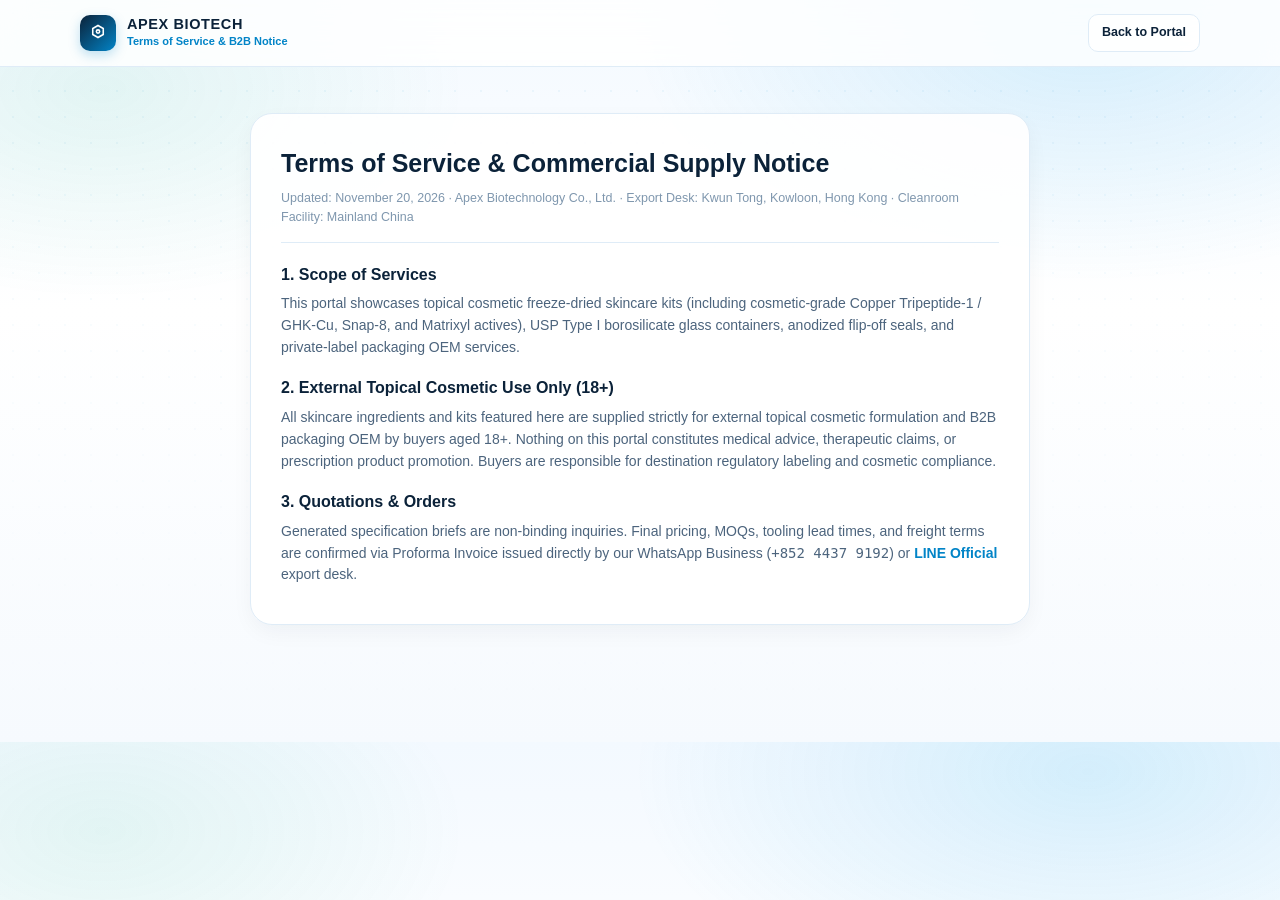
<file: terms.html>
<!DOCTYPE html>
<html lang="en">
<head>
  <meta charset="UTF-8" />
  <meta name="viewport" content="width=device-width, initial-scale=1.0" />
  <title>Terms of Service | Apex Biotechnology Co., Ltd.</title>
  <link rel="icon" type="image/svg+xml" href="data:image/svg+xml,%3Csvg xmlns='http://www.w3.org/2000/svg' viewBox='0 0 32 32'%3E%3Crect width='32' height='32' rx='8' fill='%230b2239'/%3E%3Cpath d='M16 7L8 25h3.8l1.6-3.8h5.2L20.2 25H24L16 7zm-1.4 10.6L16 14.2l1.4 3.4h-2.8z' fill='%23ffffff'/%3E%3C/svg%3E" />
  <link rel="stylesheet" href="assets/css/style.css" />
</head>
<body class="tech-canvas">
  <header class="site-header">
    <div class="container navbar">
      <a href="index.html" class="brand-logo">
        <div class="brand-mark" aria-hidden="true">
          <svg width="18" height="18" viewBox="0 0 24 24" fill="none" stroke="currentColor" stroke-width="2.1"><polygon points="12 2 19 6 19 14 12 18 5 14 5 6 12 2"/><circle cx="12" cy="10" r="2.2"/></svg>
        </div>
        <div>
          <span class="brand-title">APEX BIOTECH</span>
          <span class="brand-subtitle">Terms of Service &amp; B2B Notice</span>
        </div>
      </a>
      <a href="index.html" class="btn btn-glass btn-sm">Back to Portal</a>
    </div>
  </header>

  <main class="legal-main">
    <div class="container">
      <article class="legal-card">
        <h1>Terms of Service &amp; Commercial Supply Notice</h1>
        <div class="legal-meta">Updated: November 20, 2026 · Apex Biotechnology Co., Ltd. · <span data-office-address>Export Desk: Kwun Tong, Kowloon, Hong Kong</span></div>

        <h2>1. Scope of Services</h2>
        <p>This portal showcases topical cosmetic freeze-dried skincare kits (including cosmetic-grade Copper Tripeptide-1 / GHK-Cu, Snap-8, and Matrixyl actives), USP Type I borosilicate glass containers, anodized flip-off seals, and private-label packaging OEM services.</p>

        <h2>2. External Topical Cosmetic Use Only (18+)</h2>
        <p>All skincare ingredients and kits featured here are supplied strictly for external topical cosmetic formulation and B2B packaging OEM by buyers aged 18+. Nothing on this portal constitutes medical advice, therapeutic claims, or prescription product promotion. Buyers are responsible for destination regulatory labeling and cosmetic compliance.</p>

        <h2>3. Quotations &amp; Orders</h2>
        <p>Generated specification briefs are non-binding inquiries. Final pricing, MOQs, tooling lead times, and freight terms are confirmed via Proforma Invoice issued directly by our WhatsApp Business (<span class="mono">+852 4437 9192</span>) or <a href="https://line.me/ti/p/F6s-63sxJf" data-line-link style="color:#0284c7;font-weight:700;">LINE Official</a> export desk.</p>
      </article>
    </div>
  </main>

  <script src="assets/js/config.js"></script>
  <script src="assets/js/main.js"></script>
</body>
</html>
</file>
<file: assets/css/style.css>
/* ==========================================================================
 * Apex Biotechnology Co., Ltd. — Ice-Clean Biotech Design System
 * [2026-11-18 需求变更]：
 * - 面向 TikTok 移动端广告引流重构为“极地冰白 + 分子青科技磨砂玻璃”视觉风格
 * - 消除大段纯文字堆叠，加强留白、芯片标签、移动端首屏图文双通道直达排版
 * ========================================================================== */

:root {
  /* Core Palette: Ice White & Bio-Cyan Tech */
  --bg-ice: #f4f9fe;
  --bg-white: #ffffff;
  --glass-bg: rgba(255, 255, 255, 0.82);
  --glass-strong: rgba(255, 255, 255, 0.94);
  --glass-border: rgba(14, 165, 233, 0.18);
  --line-soft: #dfecf7;

  /* Ink & Copy */
  --ink-900: #0b2239;
  --ink-800: #163b5c;
  --ink-600: #4c647d;
  --ink-400: #7f97ae;

  /* Tech Accents */
  --cyan-500: #0ea5e9;
  --cyan-600: #0284c7;
  --cyan-50: #e8f6fe;
  --teal-500: #0d9488;

  /* Official Messaging Channels */
  --wa-start: #10b981;
  --wa-end: #059669;
  --line-start: #06c755;
  --line-end: #04a646;

  /* Elevation & Radii */
  --radius-sm: 10px;
  --radius-md: 16px;
  --radius-lg: 22px;
  --shadow-glass: 0 12px 36px -6px rgba(11, 34, 57, 0.08), 0 2px 8px rgba(14, 165, 233, 0.06);
  --shadow-card: 0 8px 24px -4px rgba(11, 34, 57, 0.06);
  --shadow-glow-wa: 0 8px 20px -4px rgba(16, 185, 129, 0.35);
  --shadow-glow-line: 0 8px 20px -4px rgba(6, 199, 85, 0.34);
}

*,
*::before,
*::after {
  box-sizing: border-box;
  margin: 0;
  padding: 0;
}

html {
  scroll-behavior: smooth;
  -webkit-font-smoothing: antialiased;
}

body {
  font-family: "Inter", "Plus Jakarta Sans", -apple-system, BlinkMacSystemFont, "Segoe UI", Roboto, sans-serif;
  color: var(--ink-900);
  background: var(--bg-ice);
  font-size: 15px;
  line-height: 1.55;
  overflow-x: hidden;
}

img {
  display: block;
  max-width: 100%;
}

a {
  color: inherit;
  text-decoration: none;
}

button {
  font-family: inherit;
}

.mono {
  font-family: ui-monospace, SFMono-Regular, Menlo, Consolas, monospace;
}

.container {
  width: 100%;
  max-width: 1160px;
  margin: 0 auto;
  padding: 0 20px;
}

/* Molecular Micro-Grid Canvas Backdrop */
.tech-canvas {
  position: relative;
  background:
    radial-gradient(650px 360px at 85% 4%, rgba(14, 165, 233, 0.14), transparent 70%),
    radial-gradient(520px 300px at 8% 12%, rgba(16, 185, 129, 0.09), transparent 70%),
    linear-gradient(180deg, #f3f9ff 0%, #ffffff 42%, #f6fafe 100%);
}

.tech-canvas::before {
  content: "";
  position: absolute;
  inset: 0;
  background-image: radial-gradient(rgba(2, 132, 199, 0.11) 1px, transparent 1px);
  background-size: 26px 26px;
  mask-image: linear-gradient(180deg, rgba(0, 0, 0, 0.55) 0%, rgba(0, 0, 0, 0.08) 70%, transparent 100%);
  -webkit-mask-image: linear-gradient(180deg, rgba(0, 0, 0, 0.55) 0%, rgba(0, 0, 0, 0.08) 70%, transparent 100%);
  pointer-events: none;
}

.tech-canvas > * {
  position: relative;
  z-index: 1;
}

/* Minimal Glass Header */
.site-header {
  position: sticky;
  top: 0;
  z-index: 60;
  background: rgba(255, 255, 255, 0.84);
  backdrop-filter: blur(16px);
  -webkit-backdrop-filter: blur(16px);
  border-bottom: 1px solid var(--line-soft);
}

.navbar {
  display: flex;
  align-items: center;
  justify-content: space-between;
  gap: 14px;
  height: 66px;
}

.brand-logo {
  display: flex;
  align-items: center;
  gap: 11px;
}

.brand-mark {
  width: 36px;
  height: 36px;
  border-radius: 10px;
  background: linear-gradient(135deg, var(--ink-900) 0%, var(--cyan-600) 100%);
  color: #ffffff;
  display: grid;
  place-items: center;
  box-shadow: 0 4px 12px rgba(2, 132, 199, 0.25);
}

.brand-title {
  display: block;
  font-size: 14.5px;
  font-weight: 800;
  letter-spacing: 0.6px;
  color: var(--ink-900);
  line-height: 1.15;
}

.brand-subtitle {
  display: block;
  font-size: 11px;
  color: var(--cyan-600);
  font-weight: 600;
}

.nav-links {
  display: flex;
  list-style: none;
  gap: 22px;
  font-size: 13.5px;
  font-weight: 600;
  color: var(--ink-600);
}

.nav-links a:hover {
  color: var(--cyan-600);
}

.nav-actions {
  display: flex;
  align-items: center;
  gap: 8px;
}

/* Mobile Header Quick Action Pills (Shown on Phone for TikTok Instant Tap) */
.mobile-nav-pills {
  display: none;
  align-items: center;
  gap: 6px;
}

.pill-mini {
  display: inline-flex;
  align-items: center;
  gap: 4px;
  padding: 6px 10px;
  border-radius: 999px;
  font-size: 11.5px;
  font-weight: 700;
  color: #ffffff;
}

.pill-mini.wa {
  background: var(--wa-end);
}

.pill-mini.line {
  background: var(--line-start);
}

.mobile-menu-toggle {
  display: none;
  border: 1px solid var(--line-soft);
  background: var(--bg-white);
  border-radius: var(--radius-sm);
  width: 38px;
  height: 38px;
  align-items: center;
  justify-content: center;
  color: var(--ink-900);
  cursor: pointer;
}

.mobile-nav-drawer {
  display: none;
  padding: 14px 20px 18px;
  background: var(--glass-strong);
  border-top: 1px solid var(--line-soft);
}

.mobile-nav-drawer.open {
  display: block;
}

.mobile-nav-drawer ul {
  list-style: none;
  display: grid;
  gap: 10px;
  margin-bottom: 14px;
  font-size: 14px;
  font-weight: 600;
}

.drawer-cta-grid {
  display: grid;
  grid-template-columns: 1fr 1fr;
  gap: 8px;
}

/* Unified Buttons */
.btn {
  display: inline-flex;
  align-items: center;
  justify-content: center;
  gap: 7px;
  padding: 12px 18px;
  border-radius: 12px;
  font-size: 14px;
  font-weight: 700;
  border: 1px solid transparent;
  cursor: pointer;
  transition: transform 0.16s ease, box-shadow 0.2s ease, opacity 0.16s ease;
  white-space: nowrap;
}

.btn:hover {
  transform: translateY(-1px);
}

.btn-sm {
  padding: 8px 13px;
  font-size: 12.5px;
  border-radius: 10px;
}

.btn-wa {
  background: linear-gradient(135deg, var(--wa-start) 0%, var(--wa-end) 100%);
  color: #ffffff;
  box-shadow: var(--shadow-glow-wa);
}

.btn-line {
  background: linear-gradient(135deg, var(--line-start) 0%, var(--line-end) 100%);
  color: #ffffff;
  box-shadow: var(--shadow-glow-line);
}

.btn-tech {
  background: linear-gradient(135deg, var(--ink-900) 0%, #143f6b 100%);
  color: #ffffff;
}

.btn-glass {
  background: rgba(255, 255, 255, 0.85);
  color: var(--ink-900);
  border-color: var(--line-soft);
}

.btn-glass:hover {
  border-color: var(--cyan-500);
  color: var(--cyan-600);
}

/* Hero Section — Clean Tech & Mobile Visual Priority */
.hero-section {
  padding: 40px 0 36px;
}

.hero-grid {
  display: grid;
  grid-template-columns: 1.02fr 0.98fr;
  gap: 36px;
  align-items: center;
}

.live-badge {
  display: inline-flex;
  align-items: center;
  gap: 8px;
  padding: 5px 12px;
  border-radius: 999px;
  background: rgba(255, 255, 255, 0.88);
  border: 1px solid rgba(14, 165, 233, 0.28);
  box-shadow: 0 2px 10px rgba(14, 165, 233, 0.08);
  font-size: 11.5px;
  font-weight: 700;
  color: var(--cyan-600);
  letter-spacing: 0.45px;
  text-transform: uppercase;
  margin-bottom: 14px;
}

.pulse-dot {
  width: 7px;
  height: 7px;
  border-radius: 50%;
  background: var(--cyan-500);
  box-shadow: 0 0 0 0 rgba(14, 165, 233, 0.65);
  animation: pulse-ring 2s infinite;
}

@keyframes pulse-ring {
  0% { box-shadow: 0 0 0 0 rgba(14, 165, 233, 0.55); }
  70% { box-shadow: 0 0 0 7px rgba(14, 165, 233, 0); }
  100% { box-shadow: 0 0 0 0 rgba(14, 165, 233, 0); }
}

.hero-title {
  font-size: clamp(28px, 3.6vw, 44px);
  line-height: 1.12;
  font-weight: 800;
  letter-spacing: -0.025em;
  color: var(--ink-900);
  margin-bottom: 12px;
}

.text-gradient {
  background: linear-gradient(120deg, var(--cyan-600) 0%, #0d9488 100%);
  -webkit-background-clip: text;
  background-clip: text;
  color: transparent;
}

.hero-tagline {
  font-size: 15.5px;
  color: var(--ink-600);
  max-width: 500px;
  margin-bottom: 22px;
}

.hero-cta-row {
  display: flex;
  flex-wrap: wrap;
  gap: 10px;
  align-items: center;
}

/* Hero Visual Showcase */
.hero-visual-card {
  position: relative;
  border-radius: var(--radius-lg);
  padding: 10px;
  background: var(--glass-bg);
  backdrop-filter: blur(14px);
  -webkit-backdrop-filter: blur(14px);
  border: 1px solid rgba(255, 255, 255, 0.9);
  box-shadow: var(--shadow-glass);
}

.hero-img-stage {
  position: relative;
  border-radius: 15px;
  overflow: hidden;
  background: #eaf2f9;
}

.hero-img-stage img {
  width: 100%;
  aspect-ratio: 16 / 10;
  object-fit: cover;
}

.hud-badge {
  position: absolute;
  display: inline-flex;
  align-items: center;
  gap: 6px;
  padding: 6px 11px;
  border-radius: 999px;
  background: rgba(255, 255, 255, 0.88);
  backdrop-filter: blur(10px);
  border: 1px solid rgba(255, 255, 255, 0.95);
  box-shadow: 0 4px 14px rgba(11, 34, 57, 0.12);
  font-size: 11.5px;
  font-weight: 700;
  color: var(--ink-900);
}

.hud-badge.top-left {
  top: 12px;
  left: 12px;
}

.hud-badge.bottom-right {
  bottom: 12px;
  right: 12px;
  color: var(--cyan-600);
}

.hero-mini-stats {
  display: grid;
  grid-template-columns: repeat(2, 1fr);
  gap: 10px;
  margin-top: 10px;
}

.mini-stat {
  background: rgba(255, 255, 255, 0.86);
  border: 1px solid var(--line-soft);
  border-radius: 12px;
  padding: 10px 13px;
}

.mini-stat strong {
  display: block;
  font-size: 13px;
  color: var(--ink-900);
}

.mini-stat span {
  font-size: 11.8px;
  color: var(--ink-600);
}

/* Telemetry Strip (4 Airy Glass Tiles) */
.telemetry-strip {
  margin-top: 28px;
}

.telemetry-grid {
  display: grid;
  grid-template-columns: repeat(4, 1fr);
  gap: 12px;
}

.telemetry-card {
  background: var(--glass-bg);
  backdrop-filter: blur(12px);
  border: 1px solid var(--line-soft);
  border-radius: var(--radius-md);
  padding: 15px 18px;
  box-shadow: var(--shadow-card);
}

.telemetry-val {
  font-size: 20px;
  font-weight: 800;
  color: var(--cyan-600);
  line-height: 1.2;
}

.telemetry-lbl {
  font-size: 12px;
  font-weight: 600;
  color: var(--ink-600);
  margin-top: 3px;
}

/* Generic Section Spacing */
.section {
  padding: 58px 0;
}

.section-head {
  display: flex;
  justify-content: space-between;
  align-items: flex-end;
  gap: 18px;
  flex-wrap: wrap;
  margin-bottom: 26px;
}

.eyebrow {
  display: inline-block;
  font-size: 11px;
  font-weight: 800;
  letter-spacing: 0.9px;
  text-transform: uppercase;
  color: var(--cyan-600);
  background: var(--cyan-50);
  padding: 4px 10px;
  border-radius: 999px;
  margin-bottom: 8px;
}

.section-title {
  font-size: clamp(22px, 2.7vw, 30px);
  line-height: 1.18;
  font-weight: 800;
  color: var(--ink-900);
  letter-spacing: -0.02em;
}

.section-sub {
  font-size: 14px;
  color: var(--ink-600);
  max-width: 440px;
}

/* Clean Product Grid */
.cards-3col {
  display: grid;
  grid-template-columns: repeat(3, 1fr);
  gap: 18px;
}

.prod-card {
  background: var(--glass-strong);
  border: 1px solid var(--line-soft);
  border-radius: var(--radius-md);
  overflow: hidden;
  box-shadow: var(--shadow-card);
  display: flex;
  flex-direction: column;
  transition: transform 0.2s ease, border-color 0.2s ease;
}

.prod-card:hover {
  transform: translateY(-3px);
  border-color: rgba(14, 165, 233, 0.45);
}

.prod-media {
  position: relative;
  height: 190px;
  background: #eaf3fa;
  overflow: hidden;
}

.prod-media img {
  width: 100%;
  height: 100%;
  object-fit: cover;
}

.prod-pill {
  position: absolute;
  top: 10px;
  left: 10px;
  padding: 4px 10px;
  border-radius: 999px;
  background: rgba(255, 255, 255, 0.92);
  backdrop-filter: blur(8px);
  color: var(--ink-900);
  font-size: 10.5px;
  font-weight: 800;
  letter-spacing: 0.4px;
}

.prod-body {
  padding: 16px 18px 18px;
  display: flex;
  flex-direction: column;
  flex: 1;
}

.prod-body h3 {
  font-size: 16px;
  font-weight: 800;
  color: var(--ink-900);
  margin-bottom: 6px;
}

.spec-pill {
  display: inline-block;
  align-self: flex-start;
  font-size: 11.5px;
  font-weight: 700;
  color: var(--cyan-600);
  background: var(--cyan-50);
  padding: 3px 9px;
  border-radius: 6px;
  margin-bottom: 8px;
}

.prod-copy {
  font-size: 13px;
  color: var(--ink-600);
  margin-bottom: 14px;
}

.prod-actions {
  margin-top: auto;
  padding-top: 12px;
  border-top: 1px solid #edf4fa;
  display: flex;
  align-items: center;
  justify-content: space-between;
  gap: 8px;
}

.moq-tag {
  font-size: 11.5px;
  font-weight: 700;
  color: var(--ink-400);
}

.price-anchor {
  display: block;
  font-size: 11px;
  font-weight: 700;
  color: var(--teal-500);
}

.prod-btn-pair {
  display: flex;
  gap: 6px;
}

/* Interactive 12-Color Anodized Cap & Vial Studio */
.vial-studio-card {
  margin-top: 24px;
  background: var(--glass-strong);
  backdrop-filter: blur(12px);
  border: 1px solid var(--line-soft);
  border-radius: var(--radius-lg);
  padding: 22px 24px;
  box-shadow: var(--shadow-glass);
  display: grid;
  grid-template-columns: 0.78fr 1.22fr;
  gap: 24px;
  align-items: center;
}

.vial-stage {
  background:
    radial-gradient(circle at 50% 42%, rgba(14, 165, 233, 0.14), transparent 72%),
    linear-gradient(180deg, #f3f9ff 0%, #e9f3fc 100%);
  border: 1px solid #d5e7f7;
  border-radius: 16px;
  min-height: 228px;
  padding: 18px 16px 14px;
  display: flex;
  flex-direction: column;
  align-items: center;
  justify-content: space-between;
}

.vial-svg-wrap {
  height: 150px;
  display: flex;
  align-items: flex-end;
  justify-content: center;
}

.vial-stage-tag {
  margin-top: 10px;
  padding: 5px 12px;
  border-radius: 999px;
  background: rgba(255, 255, 255, 0.92);
  border: 1px solid #d5e7f7;
  font-size: 11.5px;
  font-weight: 700;
  color: var(--ink-900);
}

.vial-controls-head {
  display: flex;
  justify-content: space-between;
  align-items: baseline;
  flex-wrap: wrap;
  gap: 8px;
  margin-bottom: 12px;
}

.vial-controls-head h3 {
  font-size: 17.5px;
  font-weight: 800;
  color: var(--ink-900);
}

.vial-controls-head span {
  font-size: 12px;
  font-weight: 700;
  color: var(--cyan-600);
}

.ctrl-label {
  font-size: 11.5px;
  font-weight: 800;
  color: var(--ink-600);
  text-transform: uppercase;
  letter-spacing: 0.5px;
  margin-bottom: 7px;
}

.size-pills {
  display: flex;
  flex-wrap: wrap;
  gap: 7px;
  margin-bottom: 14px;
}

.size-pill-btn {
  padding: 6px 13px;
  border-radius: 999px;
  border: 1px solid #d5e5f4;
  background: #f8fbff;
  color: var(--ink-800);
  font-size: 12.5px;
  font-weight: 700;
  cursor: pointer;
  transition: all 0.14s ease;
}

.size-pill-btn.active {
  background: var(--ink-900);
  border-color: var(--ink-900);
  color: #ffffff;
}

.swatch-grid {
  display: flex;
  flex-wrap: wrap;
  gap: 9px;
  margin-bottom: 16px;
}

.swatch-btn {
  width: 28px;
  height: 28px;
  border-radius: 50%;
  border: 2px solid rgba(11, 34, 57, 0.14);
  cursor: pointer;
  position: relative;
  transition: transform 0.12s ease, box-shadow 0.12s ease;
}

.swatch-btn:hover {
  transform: scale(1.08);
}

.swatch-btn.active {
  border-color: var(--ink-900);
  box-shadow: 0 0 0 3px rgba(14, 165, 233, 0.35);
  transform: scale(1.1);
}

.vial-studio-foot {
  display: flex;
  justify-content: space-between;
  align-items: center;
  flex-wrap: wrap;
  gap: 10px;
}

.iab-fallback-note {
  margin-top: 10px;
  padding: 8px 11px;
  border-radius: 10px;
  background: #f2f8fe;
  border: 1px dashed #b9d9f3;
  font-size: 11.8px;
  color: var(--ink-600);
  display: flex;
  justify-content: space-between;
  align-items: center;
  gap: 8px;
  flex-wrap: wrap;
}

/* Spec Matrix (Compact Scannable Glass Table) */
.spec-glass-card {
  background: var(--glass-strong);
  border: 1px solid var(--line-soft);
  border-radius: var(--radius-md);
  overflow-x: auto;
  box-shadow: var(--shadow-card);
  margin-top: 26px;
}

.spec-table {
  width: 100%;
  border-collapse: collapse;
  text-align: left;
  font-size: 13.5px;
}

.spec-table th {
  background: #edf6fd;
  color: var(--ink-800);
  font-size: 11.5px;
  font-weight: 800;
  text-transform: uppercase;
  letter-spacing: 0.45px;
  padding: 12px 16px;
  border-bottom: 1px solid var(--line-soft);
}

.spec-table td {
  padding: 12px 16px;
  border-bottom: 1px solid #f0f6fc;
  color: var(--ink-600);
}

.spec-table tr:last-child td {
  border-bottom: none;
}

.spec-name {
  font-weight: 700;
  color: var(--ink-900);
  white-space: nowrap;
}

/* Lab & Quality Visual Band */
.section-clean-band {
  background: #ffffff;
  border-top: 1px solid var(--line-soft);
  border-bottom: 1px solid var(--line-soft);
}

.lab-grid {
  display: grid;
  grid-template-columns: repeat(3, 1fr);
  gap: 16px;
}

.lab-card {
  background: var(--bg-ice);
  border: 1px solid var(--line-soft);
  border-radius: var(--radius-md);
  overflow: hidden;
}

.lab-card img {
  width: 100%;
  height: 175px;
  object-fit: cover;
}

.lab-cap {
  padding: 13px 15px;
}

.lab-cap strong {
  display: block;
  font-size: 14.5px;
  color: var(--ink-900);
  margin-bottom: 2px;
}

.lab-cap span {
  font-size: 12.5px;
  color: var(--ink-600);
}

.trust-tiles {
  display: grid;
  grid-template-columns: repeat(4, 1fr);
  gap: 12px;
  margin-top: 18px;
}

.trust-tile {
  background: var(--bg-ice);
  border: 1px solid var(--line-soft);
  border-radius: 12px;
  padding: 14px;
}

.trust-tile strong {
  display: block;
  font-size: 13.5px;
  color: var(--ink-900);
  margin-bottom: 2px;
}

.trust-tile span {
  font-size: 12px;
  color: var(--ink-600);
}

/* Express Inquiry Workbench (WhatsApp + LINE Hub) */
.inquiry-hub {
  display: grid;
  grid-template-columns: 1.08fr 0.92fr;
  gap: 22px;
  align-items: start;
}

.glass-panel {
  background: var(--glass-strong);
  backdrop-filter: blur(12px);
  border: 1px solid var(--line-soft);
  border-radius: var(--radius-lg);
  padding: 26px;
  box-shadow: var(--shadow-glass);
}

.glass-panel h3 {
  font-size: 19px;
  font-weight: 800;
  color: var(--ink-900);
  margin-bottom: 4px;
}

.panel-sub {
  font-size: 13px;
  color: var(--ink-600);
  margin-bottom: 18px;
}

.form-grid-3 {
  display: grid;
  grid-template-columns: repeat(2, 1fr);
  gap: 12px;
  margin-bottom: 14px;
}

.form-group.full {
  grid-column: 1 / -1;
}

.form-group label {
  display: block;
  font-size: 12px;
  font-weight: 700;
  color: var(--ink-800);
  margin-bottom: 5px;
}

.form-control {
  width: 100%;
  padding: 10px 12px;
  border: 1px solid #d5e5f4;
  border-radius: 10px;
  background: #f9fcff;
  font-family: inherit;
  font-size: 13.5px;
  color: var(--ink-900);
}

.form-control:focus {
  outline: none;
  border-color: var(--cyan-500);
  background: #ffffff;
}

.brief-preview {
  background: #f3f9ff;
  border: 1px solid #d4e8fa;
  border-radius: 12px;
  padding: 12px 14px;
  margin-bottom: 14px;
}

.brief-preview-head {
  display: flex;
  justify-content: space-between;
  align-items: center;
  font-size: 11.5px;
  font-weight: 700;
  color: var(--cyan-600);
  margin-bottom: 6px;
}

.brief-pre {
  white-space: pre-wrap;
  font-family: ui-monospace, SFMono-Regular, Menlo, Consolas, monospace;
  font-size: 11.8px;
  color: var(--ink-800);
  line-height: 1.45;
}

.dual-send-grid {
  display: grid;
  grid-template-columns: 1fr 1fr;
  gap: 10px;
}

/* Channel Switch Desk Card */
.desk-tabs {
  display: grid;
  grid-template-columns: 1fr 1fr;
  gap: 6px;
  padding: 4px;
  border-radius: 12px;
  background: #edf5fc;
  margin-bottom: 16px;
}

.desk-tab {
  border: none;
  background: transparent;
  padding: 8px 10px;
  border-radius: 9px;
  font-size: 13px;
  font-weight: 700;
  color: var(--ink-600);
  cursor: pointer;
  transition: background 0.08s ease, color 0.08s ease;
}

.desk-tab.active {
  background: #ffffff;
  color: var(--ink-900);
  box-shadow: 0 2px 8px rgba(11, 34, 57, 0.08);
}

.desk-tab[data-tab-target="wa"].active {
  color: var(--wa-end);
}

.desk-tab[data-tab-target="line"].active {
  color: var(--line-end);
}

.desk-pane {
  display: none;
}

.desk-pane.active {
  display: block;
}

.qr-spotlight {
  display: flex;
  align-items: center;
  gap: 16px;
  background: #f7fbff;
  border: 1px solid var(--line-soft);
  border-radius: 14px;
  padding: 14px;
  margin-bottom: 14px;
}

.qr-spotlight img {
  width: 96px;
  height: 96px;
  border-radius: 10px;
  border: 1px solid var(--line-soft);
  background: #ffffff;
  padding: 4px;
  flex-shrink: 0;
}

.qr-info-title {
  font-size: 15px;
  font-weight: 800;
  color: var(--ink-900);
  margin-bottom: 3px;
}

.qr-info-sub {
  font-size: 12.2px;
  color: var(--ink-600);
}

/* Compact FAQ */
.faq-list {
  display: grid;
  grid-template-columns: 1fr 1fr;
  gap: 12px;
}

.faq-item {
  background: var(--bg-white);
  border: 1px solid var(--line-soft);
  border-radius: 14px;
  align-self: start;
}

.faq-trigger {
  width: 100%;
  text-align: left;
  background: transparent;
  border: none;
  padding: 15px 18px;
  font-size: 14px;
  font-weight: 700;
  color: var(--ink-900);
  display: flex;
  justify-content: space-between;
  align-items: center;
  gap: 10px;
  cursor: pointer;
}

.faq-trigger::after {
  content: "+";
  font-size: 18px;
  color: var(--cyan-600);
  flex-shrink: 0;
}

.faq-item.open .faq-trigger::after {
  content: "−";
}

.faq-body {
  display: none;
  padding: 0 18px 15px;
  font-size: 13px;
  color: var(--ink-600);
}

.faq-item.open .faq-body {
  display: block;
}

/* Clean Light Footer */
.site-footer {
  background: #0b2239;
  color: #bcd0e4;
  padding: 36px 0 26px;
  font-size: 13px;
}

.footer-top {
  display: flex;
  justify-content: space-between;
  align-items: center;
  flex-wrap: wrap;
  gap: 16px;
  padding-bottom: 20px;
  border-bottom: 1px solid rgba(255, 255, 255, 0.1);
}

.footer-brand {
  font-size: 15px;
  font-weight: 800;
  color: #ffffff;
  margin-bottom: 4px;
}

.footer-links-row {
  display: flex;
  flex-wrap: wrap;
  gap: 16px;
  align-items: center;
}

.footer-links-row a,
.cookie-link-btn {
  color: #d6e6f6;
  font-size: 13px;
  font-weight: 600;
  background: none;
  border: none;
  cursor: pointer;
}

.footer-links-row a:hover,
.cookie-link-btn:hover {
  color: #38bdf8;
}

.footer-bottom {
  padding-top: 16px;
  display: flex;
  justify-content: space-between;
  flex-wrap: wrap;
  gap: 10px;
  font-size: 12px;
  color: #8aa5c0;
}

/* Mobile Bottom Sticky Action Bar (TikTok Dual-Channel) */
.mobile-sticky-bar {
  display: none;
  position: fixed;
  left: 0;
  right: 0;
  bottom: 0;
  z-index: 65;
  background: rgba(255, 255, 255, 0.94);
  backdrop-filter: blur(14px);
  border-top: 1px solid var(--line-soft);
  padding: 9px 12px calc(9px + env(safe-area-inset-bottom));
  gap: 8px;
  box-shadow: 0 -6px 24px rgba(11, 34, 57, 0.08);
}

/* UK GDPR / PECR Compact Cookie Banner */
.cookie-banner {
  display: none;
  position: fixed;
  right: 18px;
  bottom: 18px;
  max-width: 460px;
  z-index: 95;
  background: rgba(255, 255, 255, 0.96);
  backdrop-filter: blur(16px);
  color: var(--ink-800);
  border: 1px solid var(--line-soft);
  border-radius: 16px;
  padding: 15px 18px;
  box-shadow: var(--shadow-glass);
}

.cookie-banner.open {
  display: grid;
  gap: 12px;
}

.cookie-copy {
  font-size: 12.2px;
  line-height: 1.45;
  color: var(--ink-600);
}

.cookie-copy strong {
  display: block;
  font-size: 13px;
  color: var(--ink-900);
  margin-bottom: 2px;
}

.cookie-copy a {
  color: var(--cyan-600);
  text-decoration: underline;
}

.cookie-actions {
  display: grid;
  grid-template-columns: 1fr 1fr;
  gap: 8px;
}

.btn-cookie-reject {
  background: #eef5fc;
  color: var(--ink-800);
  border: 1px solid #d5e5f4;
}

.btn-cookie-accept {
  background: var(--ink-900);
  color: #ffffff;
}

/* Modal & Toast */
.modal-backdrop {
  display: none;
  position: fixed;
  inset: 0;
  z-index: 100;
  background: rgba(11, 34, 57, 0.52);
  backdrop-filter: blur(4px);
  align-items: center;
  justify-content: center;
  padding: 18px;
}

.modal-backdrop.open {
  display: flex;
}

.modal-box {
  background: #ffffff;
  border: 1px solid var(--line-soft);
  border-radius: var(--radius-lg);
  max-width: 380px;
  width: 100%;
  padding: 20px;
  box-shadow: var(--shadow-glass);
  text-align: center;
}

.modal-box.modal-wide {
  max-width: 680px;
  text-align: left;
}

.coa-preview-frame {
  border-radius: 12px;
  overflow: hidden;
  border: 1px solid var(--line-soft);
  background: #f9fcff;
  margin-bottom: 14px;
}

.modal-head {
  display: flex;
  justify-content: space-between;
  align-items: center;
  margin-bottom: 12px;
}

.modal-head h3 {
  font-size: 16px;
  color: var(--ink-900);
}

.modal-close {
  border: none;
  background: #eff6fc;
  border-radius: 8px;
  width: 30px;
  height: 30px;
  font-size: 18px;
  color: var(--ink-800);
  cursor: pointer;
}

.modal-qr-img {
  width: 196px;
  height: 196px;
  margin: 0 auto 10px;
  border: 1px solid var(--line-soft);
  border-radius: 12px;
  padding: 6px;
  background: #ffffff;
}

.copy-toast {
  position: fixed;
  left: 50%;
  bottom: 80px;
  transform: translateX(-50%) translateY(14px);
  background: var(--ink-900);
  color: #ffffff;
  font-size: 12.5px;
  font-weight: 600;
  padding: 9px 16px;
  border-radius: 999px;
  opacity: 0;
  pointer-events: none;
  transition: all 0.2s ease;
  z-index: 120;
  white-space: nowrap;
}

.copy-toast.show {
  opacity: 1;
  transform: translateX(-50%) translateY(0);
}

/* Legal Subpages */
.legal-main {
  padding: 46px 0 64px;
  min-height: 75vh;
}

.legal-card {
  max-width: 780px;
  margin: 0 auto;
  background: rgba(255, 255, 255, 0.94);
  border: 1px solid var(--line-soft);
  border-radius: var(--radius-lg);
  padding: 30px;
  box-shadow: var(--shadow-card);
}

.legal-card h1 {
  font-size: 25px;
  color: var(--ink-900);
  margin-bottom: 6px;
}

.legal-meta {
  font-size: 12.5px;
  color: var(--ink-400);
  margin-bottom: 20px;
  padding-bottom: 14px;
  border-bottom: 1px solid var(--line-soft);
}

.legal-card h2 {
  font-size: 16px;
  color: var(--ink-900);
  margin: 18px 0 6px;
}

.legal-card p,
.legal-card li {
  font-size: 14px;
  color: var(--ink-600);
  margin-bottom: 8px;
}

.legal-card ul {
  padding-left: 18px;
}

/* Responsive (TikTok Mobile-First Visual Optimization) */
@media (max-width: 960px) {
  .hero-grid,
  .inquiry-hub,
  .faq-list,
  .vial-studio-card {
    grid-template-columns: 1fr;
  }

  /* Bring Product Visual higher on mobile TikTok viewport! */
  .hero-copy {
    display: contents;
  }

  .hero-section {
    padding: 20px 0 28px;
  }

  .hero-grid {
    gap: 14px;
  }

  .hero-top-group {
    order: 1;
  }

  .hero-visual-card {
    order: 2;
  }

  .hero-cta-row {
    order: 3;
    display: grid;
    grid-template-columns: 1fr 1fr;
  }

  .hero-cta-row .btn-glass {
    grid-column: 1 / -1;
  }

  .telemetry-grid,
  .cards-3col,
  .lab-grid,
  .trust-tiles {
    grid-template-columns: 1fr 1fr;
  }

  .nav-links,
  .nav-actions {
    display: none;
  }

  .mobile-nav-pills,
  .mobile-menu-toggle {
    display: inline-flex;
  }
}

@media (max-width: 600px) {
  body {
    padding-bottom: 66px;
  }

  .navbar {
    height: 58px;
  }

  .brand-subtitle {
    display: none;
  }

  .hero-title {
    font-size: 25px;
    margin-bottom: 6px;
  }

  .hero-tagline {
    font-size: 13.5px;
    margin-bottom: 6px;
  }

  .hero-img-stage img {
    aspect-ratio: 16 / 9;
  }

  .mini-stat {
    padding: 8px 10px;
  }

  .mini-stat strong {
    font-size: 12px;
  }

  .mini-stat span {
    font-size: 11px;
  }

  .cards-3col,
  .lab-grid,
  .form-grid-3,
  .dual-send-grid {
    grid-template-columns: 1fr;
  }

  .mobile-sticky-bar {
    display: flex;
  }

  .mobile-sticky-bar .btn-main-stick {
    flex: 1;
  }

  .cookie-banner {
    left: 10px;
    right: 10px;
    bottom: 64px;
    max-width: none;
    padding: 10px 12px;
    gap: 8px;
  }

  .cookie-copy {
    font-size: 11.2px;
    line-height: 1.35;
  }

  .cookie-actions .btn-sm {
    padding: 6px 10px;
    font-size: 11.5px;
  }

  .qr-spotlight {
    flex-direction: column;
    text-align: center;
  }
}
</file>
